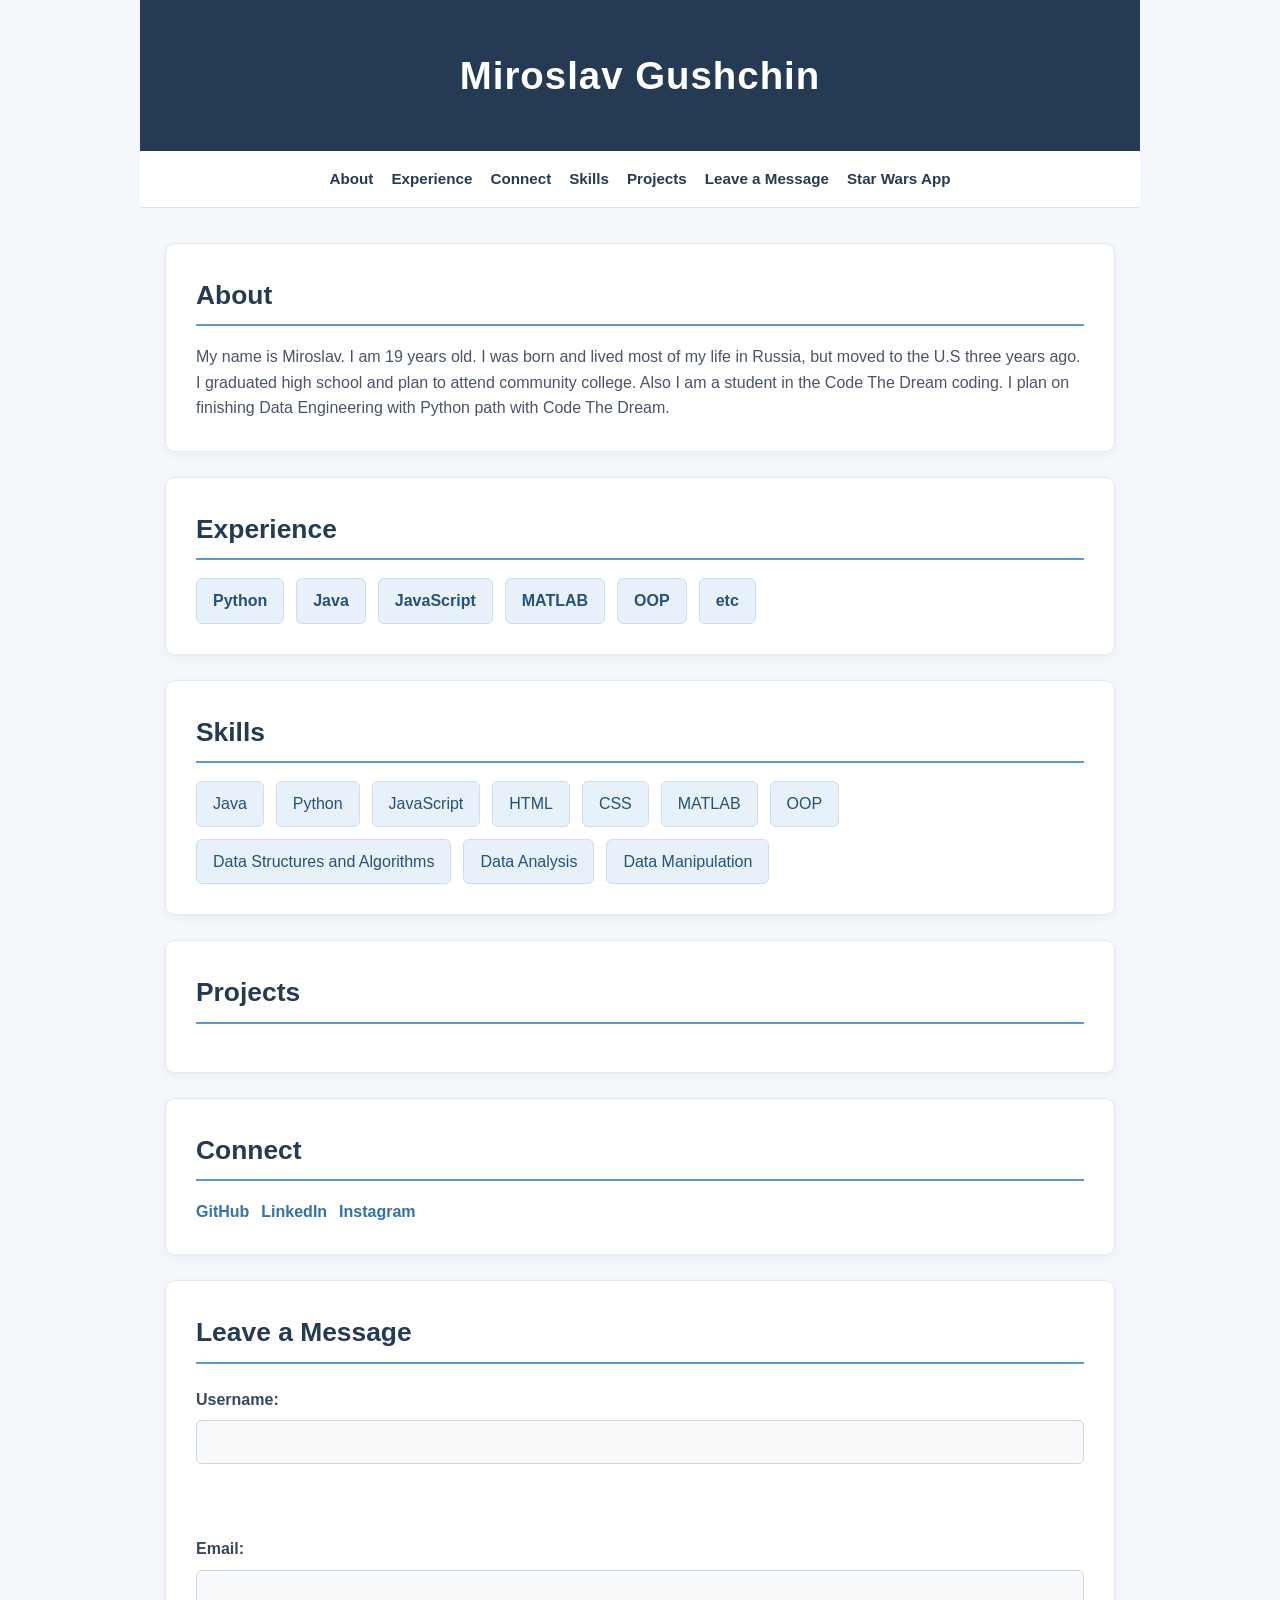
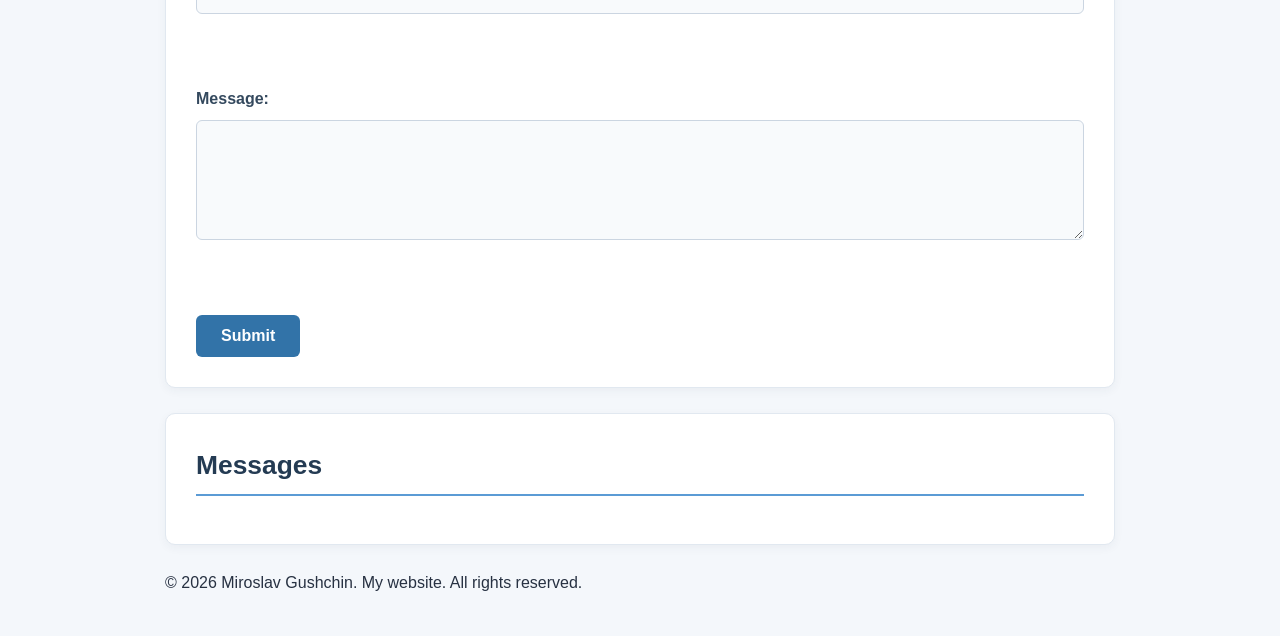
<file: index.html>
<!doctype html>
<html lang="en">
  <head>
    <meta charset="UTF-8" />
    <meta name="viewport" content="width=device-width, initial-scale=1.0" />
    <title>Miroslav Gushchin's Portfolio</title>
    <link href="css/index.css" rel="stylesheet" />
  </head>
  <body>
    <h1 class="top-heading">Miroslav Gushchin</h1>
    <nav class="navigation">
      <ul>
        <li><a href="#About">About</a></li>
        <li><a href="#Experience">Experience</a></li>
        <li><a href="#Connect">Connect</a></li>
        <li><a href="#Skills">Skills</a></li>
        <li><a href="#Projects">Projects</a></li>
        <li><a href ="#leave_message">Leave a Message</a></li>
        <li><a href="star-wars-app/index.html">Star Wars App</a></li>
      </ul>
    </nav>
    <section id="About">
      <h2>About</h2>
      <p>
        My name is Miroslav. I am 19 years old. I was born and lived most of my
        life in Russia, but moved to the U.S three years ago. I graduated high
        school and plan to attend community college. Also I am a student in the
        Code The Dream coding. I plan on finishing Data Engineering with Python
        path with Code The Dream.
      </p>
    </section>
    <section id="Experience">
      <h2>Experience</h2>
      <ul class="container">
        <li class="item">Python</li>
        <li class="item">Java</li>
        <li class="item">JavaScript</li>
        <li class="item">MATLAB</li>
        <li class="item">OOP</li>
        <li class="item">etc</li>
      </ul>
    </section>
    <section id="Skills">
      <h2>Skills</h2>
      <ul></ul>
    </section>
    <section id="Projects">
      <h2>Projects</h2>
      <ul></ul>
    </section>
    <section id="Connect">
      <h2>Connect</h2>
      <ul class="container">
        <li class="item"><a href="https://github.com/sl1vaaa">GitHub</a></li>
        <li class="item">
          <a href="https://www.linkedin.com/in/miroslav-gushchin-440356413/"
            >LinkedIn</a
          >
        </li>
        <li class="item">
          <a href="https://www.instagram.com/am1ty1?igsh=MzRlODBiNWFlZA=="
            >Instagram</a
          >
        </li>
      </ul>
    </section>
    <section id="leave_message">
      <h2>Leave a Message</h2>
      <form name="leave_message">

        <label for="usersName">Username:</label>
        <input type="text" name="usersName" required><br></br>

        <label for="usersEmail">Email:</label>
        <input type="email" name="usersEmail" required><br></br>

        <label for="usersMessage">Message:</label>
        <textarea name="usersMessage" required></textarea><br></br>

        <button type="submit">Submit</button>
      </form>
    </section>
    <section id="messages">
      <h2>Messages</h2>
      <ul>
        
      </ul>
    </section>
    <script src="js/index.js"></script>
  </body>
</html>
</file>
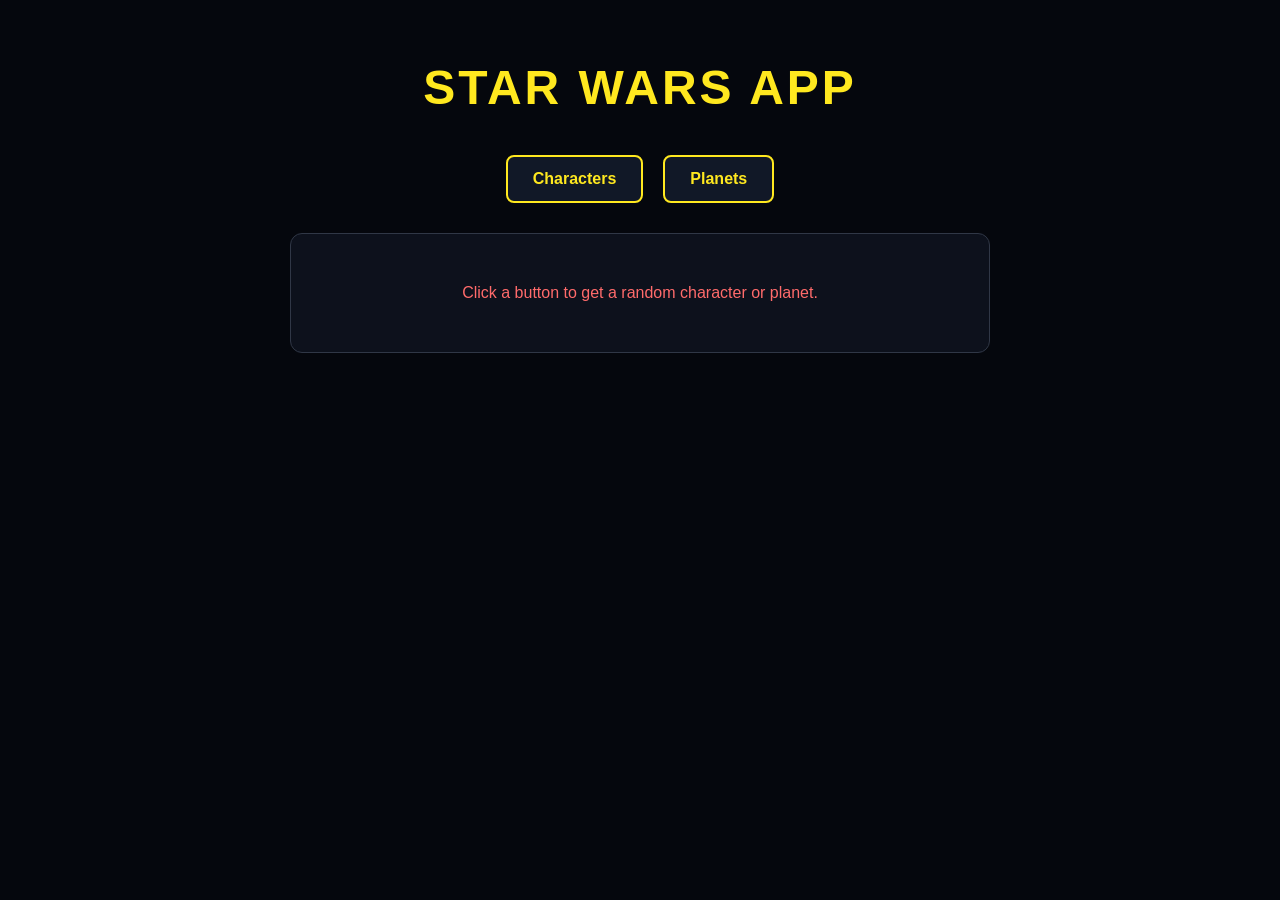
<file: star-wars-app/index.html>
<!doctype html>
<html lang="en">
  <head>
    <meta charset="UTF-8" />
    <meta name="viewport" content="width=device-width, initial-scale=1.0" />
    <title>Star Wars Wiki</title>
    <link rel="stylesheet" href="style.css" />
  </head>
  <body>
    <h1>Star Wars App</h1>

    <nav>
      <button id="peopleButton">Characters</button>
      <button id="planetsButton">Planets</button>
    </nav>

    <main id="content">
      <p>Click a button to get a random character or planet.</p>
    </main>

    <script src="index.js"></script>
  </body>
</html>
</file>
<file: css/index.css>
* {
  box-sizing: border-box;
  margin: 0;
  padding: 0;
}

body {
  font-family: Arial, Helvetica, sans-serif;
  line-height: 1.6;
  color: #273142;
  background-color: #f4f7fb;
  max-width: 1000px;
  margin: 0 auto;
  padding: 0 25px 40px;
}

.top-heading {
  background-color: #243b53;
  color: white;
  text-align: center;
  padding: 45px 20px;
  margin: 0 -25px;
  font-size: 2.4rem;
  letter-spacing: 1px;
}

.navigation {
  background-color: white;
  border-bottom: 1px solid #dce3ec;
  margin: 0 -25px 35px;
  padding: 15px 20px;
  position: sticky;
  top: 0;
  z-index: 10;
}

.navigation ul {
  list-style: none;
  display: flex;
  justify-content: center;
  align-items: center;
  flex-wrap: wrap;
  gap: 18px;
}

.navigation a {
  text-decoration: none;
  color: #243b53;
  font-weight: bold;
  font-size: 0.95rem;
}

.navigation a:hover {
  color: #3273a8;
  text-decoration: underline;
}

section {
  background-color: white;
  padding: 30px;
  margin-bottom: 25px;
  border-radius: 10px;
  border: 1px solid #e1e8f0;
  box-shadow: 0 3px 10px rgba(36, 59, 83, 0.05);
  scroll-margin-top: 75px;
}

section h2 {
  color: #243b53;
  font-size: 1.65rem;
  margin-bottom: 18px;
  border-bottom: 2px solid #5b9bd5;
  padding-bottom: 8px;
}

section p {
  color: #4a5568;
  font-size: 1rem;
}

.container,
#Skills ul,
#Projects ul,
#messages ul {
  list-style: none;
}

.container {
  display: flex;
  flex-wrap: wrap;
  gap: 12px;
}

.item {
  background-color: #e8f1fa;
  color: #24527a;
  border: 1px solid #c8dff2;
  border-radius: 6px;
  padding: 9px 16px;
  font-weight: bold;
}

#Skills ul {
  display: flex;
  flex-wrap: wrap;
  gap: 12px;
}

#Skills li {
  background-color: #e8f1fa;
  color: #24527a;
  border: 1px solid #c8dff2;
  border-radius: 6px;
  padding: 9px 16px;
}

#Projects ul {
  display: grid;
  grid-template-columns: repeat(auto-fit, minmax(220px, 1fr));
  gap: 15px;
}

#Projects li {
  background-color: #f7faff;
  border: 1px solid #dce8f4;
  border-left: 4px solid #5b9bd5;
  border-radius: 6px;
  padding: 18px;
  transition:
    transform 0.2s ease,
    box-shadow 0.2s ease;
}

#Projects a {
  color: #24527a;
  font-weight: bold;
  text-decoration: none;
}

#Connect .item {
  background-color: transparent;
  border: none;
  padding: 0;
}

#Connect a {
  color: #3273a8;
  text-decoration: none;
  font-weight: bold;
}

#Connect a:hover {
  text-decoration: underline;
}

form {
  display: flex;
  flex-direction: column;
  gap: 8px;
}

form label {
  font-weight: bold;
  color: #34495e;
  margin-top: 5px;
}

form input,
form textarea {
  width: 100%;
  padding: 12px;
  border: 1px solid #cbd5e1;
  border-radius: 6px;
  font-family: inherit;
  font-size: 1rem;
  background-color: #f8fafc;
}

form input:focus,
form textarea:focus {
  outline: none;
  border-color: #5b9bd5;
  box-shadow: 0 0 0 2px rgba(91, 155, 213, 0.2);
}

form textarea {
  min-height: 120px;
  resize: vertical;
}

form button {
  background-color: #3273a8;
  color: white;
  border: none;
  border-radius: 6px;
  padding: 12px 25px;
  font-size: 1rem;
  font-weight: bold;
  cursor: pointer;
  margin-top: 8px;
  align-self: flex-start;
}

form button:hover {
  background-color: #24527a;
}

#messages li {
  background-color: #f7faff;
  border-left: 4px solid #5b9bd5;
  padding: 12px 15px;
  margin-bottom: 12px;
  border-radius: 5px;
}
</file>
<file: star-wars-app/style.css>
/* General page styling */
* {
  box-sizing: border-box;
}

body {
  margin: 0;
  min-height: 100vh;
  font-family: Arial, Helvetica, sans-serif;
  background: #05070d;
  color: #f5f5f5;
  padding: 40px 20px;
}

/* Main container */
body {
  display: flex;
  flex-direction: column;
  align-items: center;
}

/* Page title */
h1 {
  font-size: 3rem;
  margin: 20px 0 10px;
  text-align: center;
  letter-spacing: 3px;
  text-transform: uppercase;
  color: #ffe81f;
}

/* Subtitle / intro if you add one */
p {
  line-height: 1.6;
}

/* Navigation buttons */
nav {
  display: flex;
  justify-content: center;
  gap: 20px;
  margin: 30px 0;
}

button {
  background: #111827;
  color: #ffe81f;
  border: 2px solid #ffe81f;
  border-radius: 8px;
  padding: 13px 25px;
  font-size: 1rem;
  font-weight: bold;
  cursor: pointer;
  transition: 0.2s ease;
}

button:hover {
  background: #ffe81f;
  color: #05070d;
}

#content {
  width: 100%;
  max-width: 700px;
  background: #0d111c;
  border: 1px solid #303746;
  border-radius: 12px;
  padding: 30px;
}

#content h2 {
  margin-top: 0;
  margin-bottom: 25px;
  text-align: center;
  color: #ffe81f;
  font-size: 1.7rem;
}

#content ul {
  list-style: none;
  padding: 0;
  margin: 0;
}

#content li {
  background: #151b29;
  border: 1px solid #343c4d;
  border-left: 4px solid #ffe81f;
  border-radius: 8px;
  padding: 22px;
  line-height: 1.8;
  font-size: 1rem;
}

#content li strong {
  display: block;
  color: #ffffff;
  font-size: 1.5rem;
  margin-bottom: 12px;
  border-bottom: 1px solid #343c4d;
  padding-bottom: 10px;
}

#content p {
  text-align: center;
  color: #ff6b6b;
}
</file>
